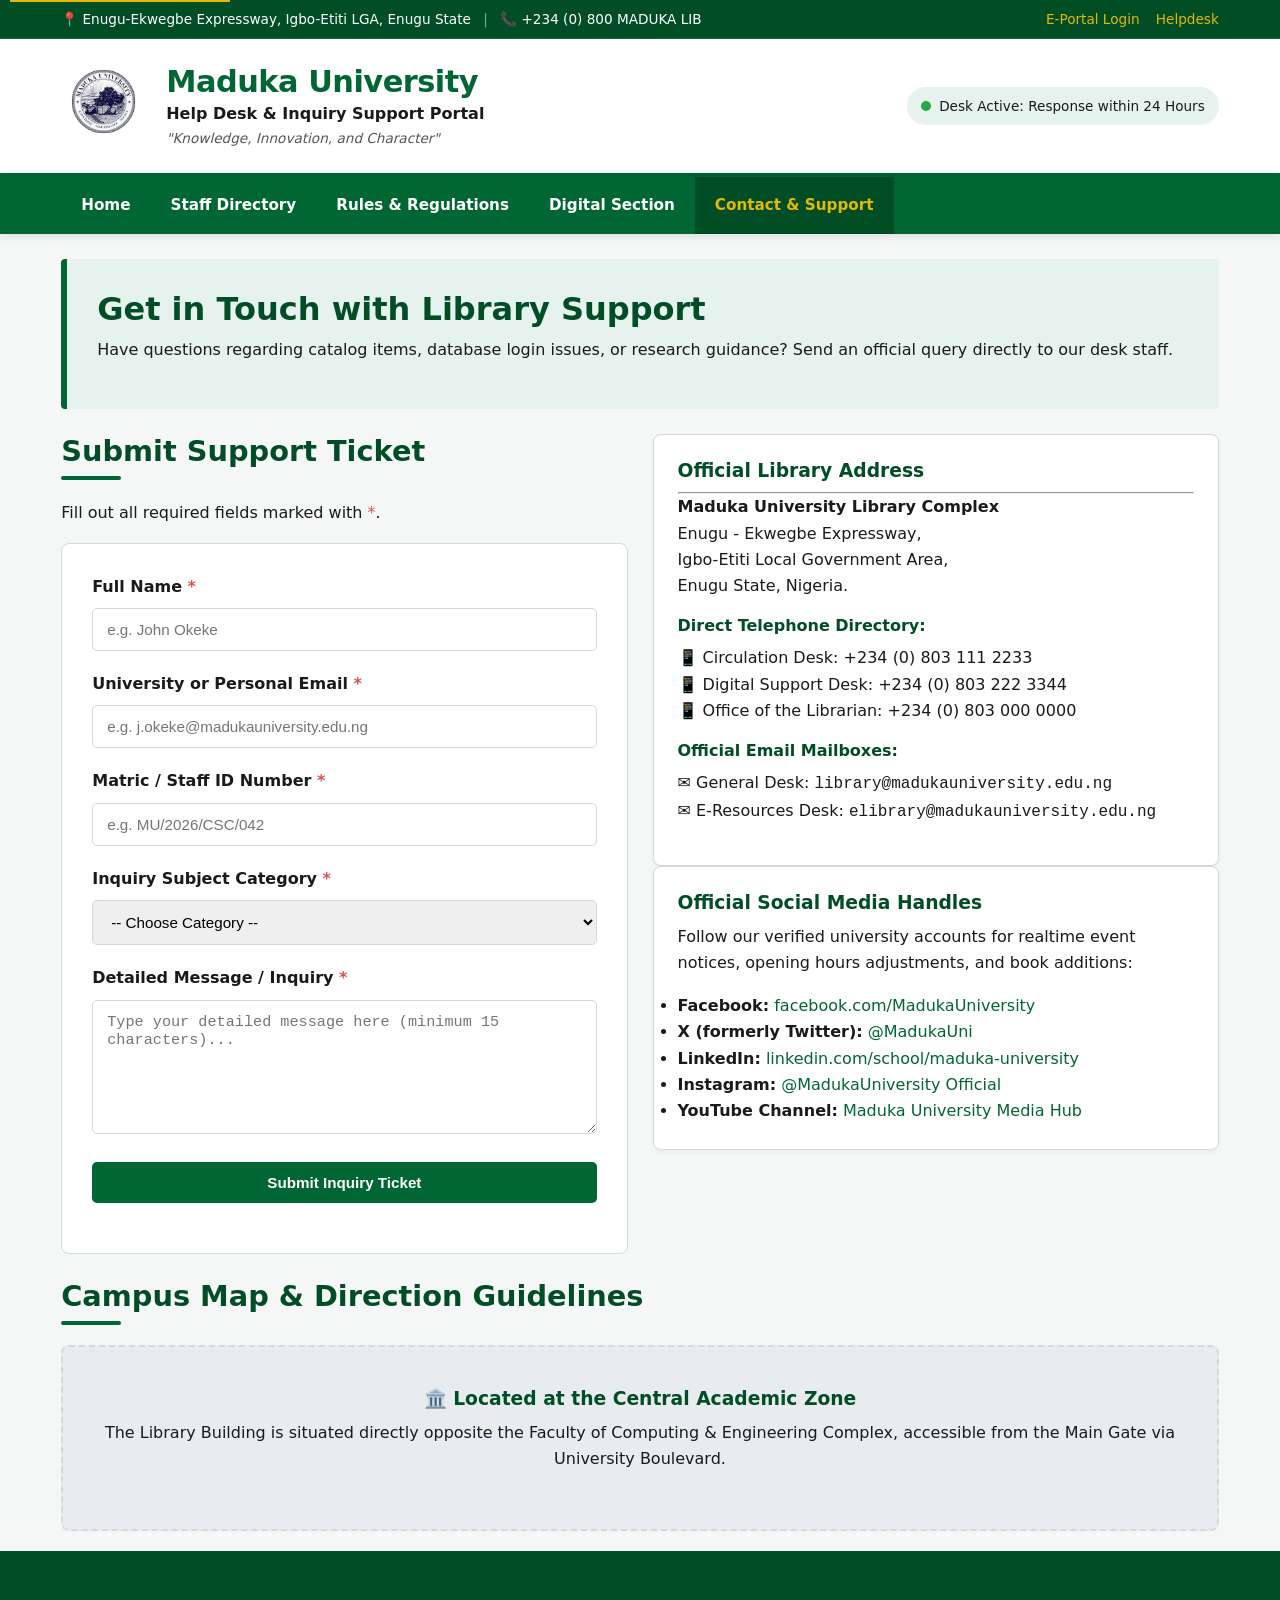
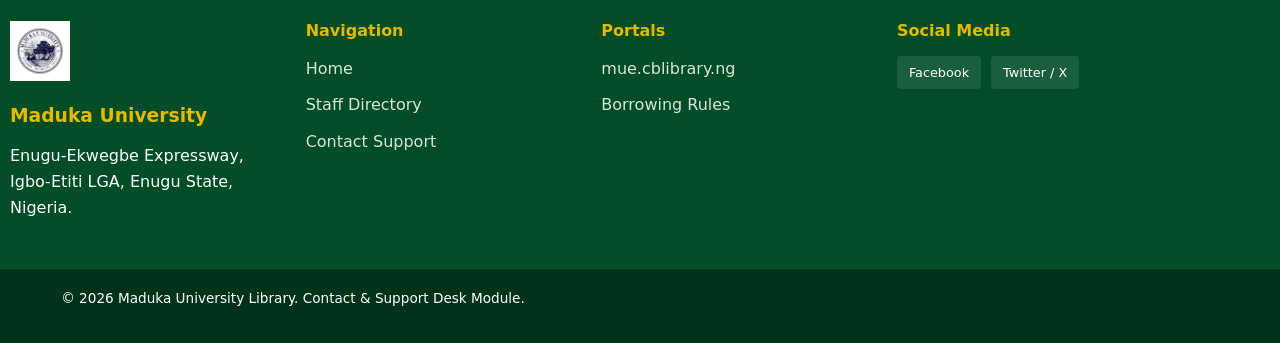
<file: contact.html>
<!DOCTYPE html>
<html lang="en">
<head>
    <meta charset="UTF-8">
    <meta name="viewport" content="width=device-width, initial-scale=1.0">
    <meta name="description" content="Contact Maduka University Library team, submit research inquiries, book renewals, or technical support requests.">
    <title>Maduka University Library | Contact Us &amp; Support Desk</title>
    <link rel="stylesheet" href="style.css">
</head>
<body id="page-contact" data-page="contact">

    <a href="#main-content" class="skip-link">Skip to Main Content</a>

    <div class="top-bar">
        <div class="container flex-between">
            <div class="top-info">
                <span>📍 Enugu-Ekwegbe Expressway, Igbo-Etiti LGA, Enugu State</span>
                <span class="divider">|</span>
                <span>📞 +234 (0) 800 MADUKA LIB</span>
            </div>
            <div class="top-links">
                <a href="https://mue.cblibrary.ng" target="_blank" rel="noopener">E-Portal Login</a>
                <a href="contact.html">Helpdesk</a>
            </div>
        </div>
    </div>

    <header class="site-header">
        <div class="container header-grid">
            <div class="brand-container">
                <a href="index.html" class="logo-link">
                    <img src="images/logo.png" alt="Maduka Logo" class="site-logo">
                </a>
                <div class="brand-text">
                    <h1 class="university-name">Maduka University</h1>
                    <p class="library-sub">Help Desk &amp; Inquiry Support Portal</p>
                    <p class="tagline">"Knowledge, Innovation, and Character"</p>
                </div>
            </div>
            <div class="header-widget">
                <span class="status-indicator online">
                    <span class="dot"></span>
                    <span class="status-text">Desk Active: Response within 24 Hours</span>
                </span>
            </div>
        </div>
    </header>

    <nav class="main-nav" aria-label="Primary Navigation">
        <div class="container flex-nav">
            <ul class="nav-menu">
                <li class="nav-item"><a href="index.html" class="nav-link">Home</a></li>
                <li class="nav-item"><a href="staff.html" class="nav-link">Staff Directory</a></li>
                <li class="nav-item"><a href="rules.html" class="nav-link">Rules &amp; Regulations</a></li>
                <li class="nav-item"><a href="digital.html" class="nav-link">Digital Section</a></li>
                <li class="nav-item"><a href="contact.html" class="nav-link active" aria-current="page">Contact &amp; Support</a></li>
            </ul>
        </div>
    </nav>

    <main id="main-content" class="container">

        <section class="page-banner">
            <h2>Get in Touch with Library Support</h2>
            <p>Have questions regarding catalog items, database login issues, or research guidance? Send an official query directly to our desk staff.</p>
        </section>

        <div class="grid-container grid-2 contact-layout">

            <!-- Interactive Validation Form -->
            <section class="form-wrapper-card">
                <h2 class="section-title">Submit Support Ticket</h2>
                <p>Fill out all required fields marked with <span class="required">*</span>.</p>

                <form id="contact-form" class="custom-form" novalidate>
                    
                    <div class="form-group">
                        <label for="full-name">Full Name <span class="required">*</span></label>
                        <input type="text" id="full-name" name="fullName" class="form-control" placeholder="e.g. John Okeke" required>
                        <small class="error-msg" id="name-error"></small>
                    </div>

                    <div class="form-group">
                        <label for="email-addr">University or Personal Email <span class="required">*</span></label>
                        <input type="email" id="email-addr" name="email" class="form-control" placeholder="e.g. j.okeke@madukauniversity.edu.ng" required>
                        <small class="error-msg" id="email-error"></small>
                    </div>

                    <div class="form-group">
                        <label for="matric-no">Matric / Staff ID Number <span class="required">*</span></label>
                        <input type="text" id="matric-no" name="matricNo" class="form-control" placeholder="e.g. MU/2026/CSC/042" required>
                        <small class="error-msg" id="matric-error"></small>
                    </div>

                    <div class="form-group">
                        <label for="category">Inquiry Subject Category <span class="required">*</span></label>
                        <select id="category" name="category" class="form-control" required>
                            <option value="">-- Choose Category --</option>
                            <option value="General Information">General Library Inquiry</option>
                            <option value="E-Library Issue">E-Library Access / mue.cblibrary.ng Password</option>
                            <option value="Book Renewal">Book Extension / Renewal Request</option>
                            <option value="Research Support">Research Consultation with Librarian</option>
                            <option value="Complaint">Feedback or Complaint</option>
                        </select>
                        <small class="error-msg" id="category-error"></small>
                    </div>

                    <div class="form-group">
                        <label for="message-body">Detailed Message / Inquiry <span class="required">*</span></label>
                        <textarea id="message-body" name="message" rows="6" class="form-control" placeholder="Type your detailed message here (minimum 15 characters)..." required></textarea>
                        <small class="error-msg" id="message-error"></small>
                    </div>

                    <div class="form-group">
                        <button type="submit" id="submit-contact-btn" class="btn btn-primary btn-block">Submit Inquiry Ticket</button>
                    </div>

                </form>

                <div id="form-feedback-message" class="result-message-box" aria-live="polite"></div>
            </section>

            <!-- Physical Location & Contact Info Panel -->
            <section class="info-wrapper-card">
                <div class="card info-box-primary">
                    <h3>Official Library Address</h3>
                    <hr class="divider-hr">
                    <p><strong>Maduka University Library Complex</strong><br>
                    Enugu - Ekwegbe Expressway,<br>
                    Igbo-Etiti Local Government Area,<br>
                    Enugu State, Nigeria.</p>

                    <h4>Direct Telephone Directory:</h4>
                    <p>📱 Circulation Desk: +234 (0) 803 111 2233<br>
                    📱 Digital Support Desk: +234 (0) 803 222 3344<br>
                    📱 Office of the Librarian: +234 (0) 803 000 0000</p>

                    <h4>Official Email Mailboxes:</h4>
                    <p>✉️ General Desk: <code>library@madukauniversity.edu.ng</code><br>
                    ✉️ E-Resources Desk: <code>elibrary@madukauniversity.edu.ng</code></p>
                </div>

                <!-- Official Social Media Profiles Card -->
                <div class="card social-profiles-card">
                    <h3>Official Social Media Handles</h3>
                    <p>Follow our verified university accounts for realtime event notices, opening hours adjustments, and book additions:</p>
                    
                    <ul class="social-detailed-list">
                        <li>
                            <strong>Facebook:</strong> 
                            <a href="https://facebook.com/MadukaUniversity" target="_blank" rel="noopener">facebook.com/MadukaUniversity</a>
                        </li>
                        <li>
                            <strong>X (formerly Twitter):</strong> 
                            <a href="https://twitter.com/MadukaUni" target="_blank" rel="noopener">@MadukaUni</a>
                        </li>
                        <li>
                            <strong>LinkedIn:</strong> 
                            <a href="https://linkedin.com/school/maduka-university" target="_blank" rel="noopener">linkedin.com/school/maduka-university</a>
                        </li>
                        <li>
                            <strong>Instagram:</strong> 
                            <a href="https://instagram.com/MadukaUniversity" target="_blank" rel="noopener">@MadukaUniversity Official</a>
                        </li>
                        <li>
                            <strong>YouTube Channel:</strong> 
                            <a href="https://youtube.com" target="_blank" rel="noopener">Maduka University Media Hub</a>
                        </li>
                    </ul>
                </div>
            </section>

        </div>

        <!-- Google Maps / Campus Location Information Frame -->
        <section class="location-map-section">
            <h2 class="section-title">Campus Map &amp; Direction Guidelines</h2>
            <div class="map-placeholder-box">
                <div class="map-text text-center">
                    <h3>🏛️ Located at the Central Academic Zone</h3>
                    <p>The Library Building is situated directly opposite the Faculty of Computing &amp; Engineering Complex, accessible from the Main Gate via University Boulevard.</p>
                </div>
            </div>
        </section>

    </main>

    <footer class="site-footer">
        <div class="container footer-grid grid-container grid-4">
            <div class="footer-col">
                <img src="images/logo.png" alt="Maduka Logo" class="footer-logo">
                <h3>Maduka University</h3>
                <p>Enugu-Ekwegbe Expressway, Igbo-Etiti LGA, Enugu State, Nigeria.</p>
            </div>
            <div class="footer-col">
                <h4>Navigation</h4>
                <ul class="footer-links">
                    <li><a href="index.html">Home</a></li>
                    <li><a href="staff.html">Staff Directory</a></li>
                    <li><a href="contact.html">Contact Support</a></li>
                </ul>
            </div>
            <div class="footer-col">
                <h4>Portals</h4>
                <ul class="footer-links">
                    <li><a href="https://mue.cblibrary.ng" target="_blank" rel="noopener">mue.cblibrary.ng</a></li>
                    <li><a href="rules.html">Borrowing Rules</a></li>
                </ul>
            </div>
            <div class="footer-col">
                <h4>Social Media</h4>
                <div class="social-box">
                    <a href="https://facebook.com" target="_blank" rel="noopener" class="social-icon">Facebook</a>
                    <a href="https://twitter.com" target="_blank" rel="noopener" class="social-icon">Twitter / X</a>
                </div>
            </div>
        </div>
        <div class="footer-bottom">
            <div class="container flex-between">
                <p>&copy; 2026 Maduka University Library. Contact &amp; Support Desk Module.</p>
            </div>
        </div>
    </footer>

    <script src="script.js"></script>
</body>
</html>
</file>
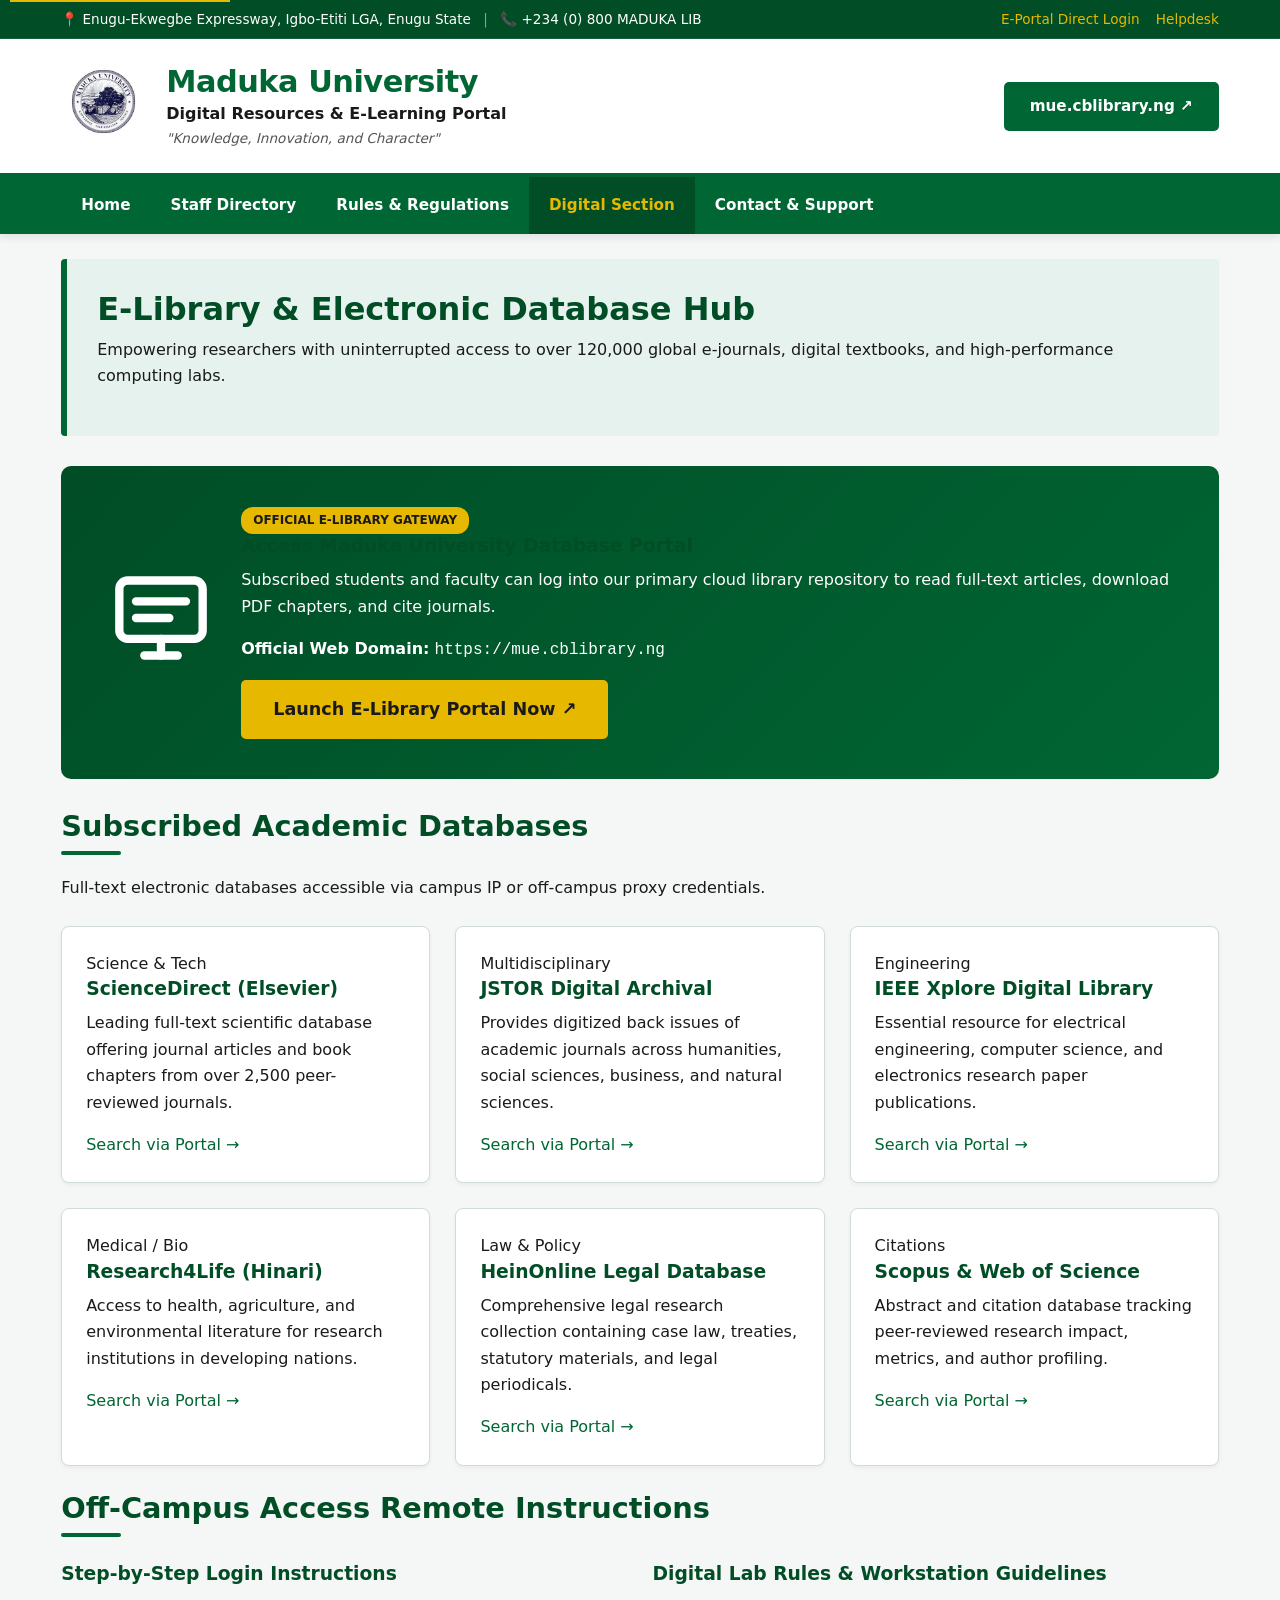
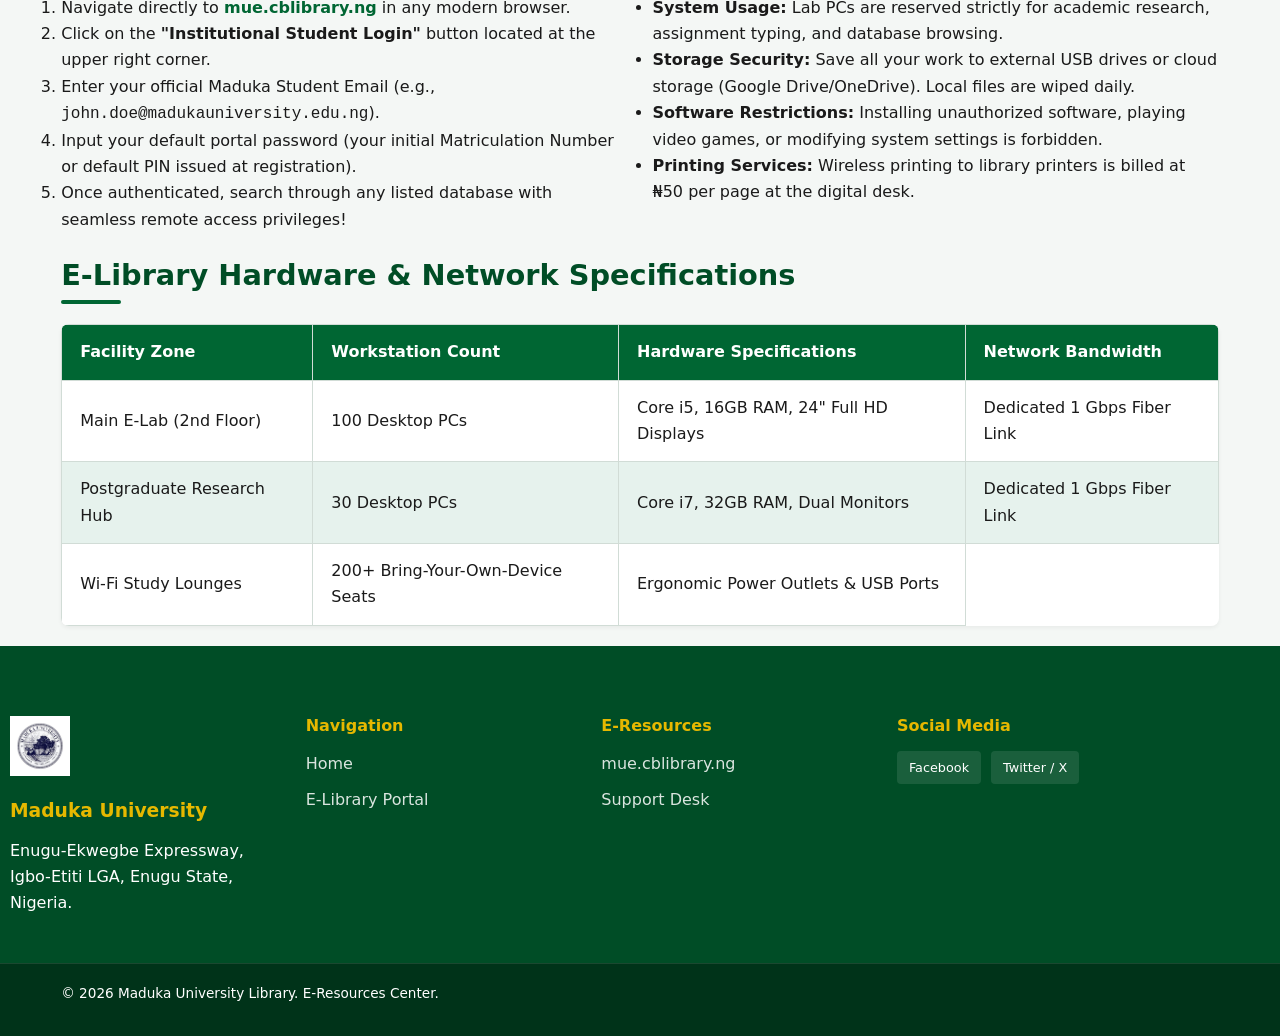
<file: digital.html>
<!DOCTYPE html>
<html lang="en">
<head>
    <meta charset="UTF-8">
    <meta name="viewport" content="width=device-width, initial-scale=1.0">
    <meta name="description" content="Access Maduka University's electronic database portal mue.cblibrary.ng, institutional repositories, and digital workstations.">
    <title>Maduka University Library | Digital Resources &amp; E-Library Center</title>
    <link rel="stylesheet" href="style.css">
</head>
<body id="page-digital" data-page="digital">

    <a href="#main-content" class="skip-link">Skip to Main Content</a>

    <div class="top-bar">
        <div class="container flex-between">
            <div class="top-info">
                <span>📍 Enugu-Ekwegbe Expressway, Igbo-Etiti LGA, Enugu State</span>
                <span class="divider">|</span>
                <span>📞 +234 (0) 800 MADUKA LIB</span>
            </div>
            <div class="top-links">
                <a href="https://mue.cblibrary.ng" target="_blank" rel="noopener">E-Portal Direct Login</a>
                <a href="contact.html">Helpdesk</a>
            </div>
        </div>
    </div>

    <header class="site-header">
        <div class="container header-grid">
            <div class="brand-container">
                <a href="index.html" class="logo-link">
                    <img src="images/logo.png" alt="Maduka Logo" class="site-logo">
                </a>
                <div class="brand-text">
                    <h1 class="university-name">Maduka University</h1>
                    <p class="library-sub">Digital Resources &amp; E-Learning Portal</p>
                    <p class="tagline">"Knowledge, Innovation, and Character"</p>
                </div>
            </div>
            <div class="header-widget">
                <a href="https://mue.cblibrary.ng" target="_blank" rel="noopener" class="btn btn-primary">mue.cblibrary.ng &#8599;</a>
            </div>
        </div>
    </header>

    <nav class="main-nav" aria-label="Primary Navigation">
        <div class="container flex-nav">
            <ul class="nav-menu">
                <li class="nav-item"><a href="index.html" class="nav-link">Home</a></li>
                <li class="nav-item"><a href="staff.html" class="nav-link">Staff Directory</a></li>
                <li class="nav-item"><a href="rules.html" class="nav-link">Rules &amp; Regulations</a></li>
                <li class="nav-item"><a href="digital.html" class="nav-link active" aria-current="page">Digital Section</a></li>
                <li class="nav-item"><a href="contact.html" class="nav-link">Contact &amp; Support</a></li>
            </ul>
        </div>
    </nav>

    <main id="main-content" class="container">

        <section class="page-banner">
            <h2>E-Library &amp; Electronic Database Hub</h2>
            <p>Empowering researchers with uninterrupted access to over 120,000 global e-journals, digital textbooks, and high-performance computing labs.</p>
        </section>

        <!-- Official Portal Direct Callout Banner -->
        <section class="portal-redirect-card">
            <div class="portal-redirect-grid">
                <div class="portal-svg-side text-center">
                    <svg width="100" height="100" viewBox="0 0 24 24" fill="none" stroke="#ffffff" stroke-width="2" stroke-linecap="round" stroke-linejoin="round">
                        <rect x="2" y="3" width="20" height="14" rx="2" ry="2"></rect>
                        <line x1="8" y1="21" x2="16" y2="21"></line>
                        <line x1="12" y1="17" x2="12" y2="21"></line>
                        <path d="M6 8h12M6 12h8"></path>
                    </svg>
                </div>
                <div class="portal-info-side">
                    <span class="badge badge-gold">Official E-Library Gateway</span>
                    <h3>Access Maduka University Database Portal</h3>
                    <p>Subscribed students and faculty can log into our primary cloud library repository to read full-text articles, download PDF chapters, and cite journals.</p>
                    <p><strong>Official Web Domain:</strong> <code>https://mue.cblibrary.ng</code></p>
                    <a href="https://mue.cblibrary.ng" target="_blank" rel="noopener" class="btn btn-secondary btn-large">Launch E-Library Portal Now &#8599;</a>
                </div>
            </div>
        </section>

        <!-- Subscribed Academic Databases Grid -->
        <section class="databases-section">
            <div class="section-header">
                <h2 class="section-title">Subscribed Academic Databases</h2>
                <p class="section-subtitle">Full-text electronic databases accessible via campus IP or off-campus proxy credentials.</p>
            </div>

            <div class="grid-container grid-3">
                <div class="card db-card">
                    <div class="db-badge">Science &amp; Tech</div>
                    <h3>ScienceDirect (Elsevier)</h3>
                    <p>Leading full-text scientific database offering journal articles and book chapters from over 2,500 peer-reviewed journals.</p>
                    <a href="https://mue.cblibrary.ng" target="_blank" rel="noopener" class="db-link">Search via Portal &rarr;</a>
                </div>

                <div class="card db-card">
                    <div class="db-badge">Multidisciplinary</div>
                    <h3>JSTOR Digital Archival</h3>
                    <p>Provides digitized back issues of academic journals across humanities, social sciences, business, and natural sciences.</p>
                    <a href="https://mue.cblibrary.ng" target="_blank" rel="noopener" class="db-link">Search via Portal &rarr;</a>
                </div>

                <div class="card db-card">
                    <div class="db-badge">Engineering</div>
                    <h3>IEEE Xplore Digital Library</h3>
                    <p>Essential resource for electrical engineering, computer science, and electronics research paper publications.</p>
                    <a href="https://mue.cblibrary.ng" target="_blank" rel="noopener" class="db-link">Search via Portal &rarr;</a>
                </div>

                <div class="card db-card">
                    <div class="db-badge">Medical / Bio</div>
                    <h3>Research4Life (Hinari)</h3>
                    <p>Access to health, agriculture, and environmental literature for research institutions in developing nations.</p>
                    <a href="https://mue.cblibrary.ng" target="_blank" rel="noopener" class="db-link">Search via Portal &rarr;</a>
                </div>

                <div class="card db-card">
                    <div class="db-badge">Law &amp; Policy</div>
                    <h3>HeinOnline Legal Database</h3>
                    <p>Comprehensive legal research collection containing case law, treaties, statutory materials, and legal periodicals.</p>
                    <a href="https://mue.cblibrary.ng" target="_blank" rel="noopener" class="db-link">Search via Portal &rarr;</a>
                </div>

                <div class="card db-card">
                    <div class="db-badge">Citations</div>
                    <h3>Scopus &amp; Web of Science</h3>
                    <p>Abstract and citation database tracking peer-reviewed research impact, metrics, and author profiling.</p>
                    <a href="https://mue.cblibrary.ng" target="_blank" rel="noopener" class="db-link">Search via Portal &rarr;</a>
                </div>
            </div>
        </section>

        <!-- Remote Proxy Login Guide Section -->
        <section class="guide-section">
            <h2 class="section-title">Off-Campus Access Remote Instructions</h2>
            
            <div class="grid-container grid-2">
                <div class="guide-box">
                    <h3>Step-by-Step Login Instructions</h3>
                    <ol class="step-list">
                        <li>Navigate directly to <a href="https://mue.cblibrary.ng" target="_blank" rel="noopener"><strong>mue.cblibrary.ng</strong></a> in any modern browser.</li>
                        <li>Click on the <strong>"Institutional Student Login"</strong> button located at the upper right corner.</li>
                        <li>Enter your official Maduka Student Email (e.g., <code>john.doe@madukauniversity.edu.ng</code>).</li>
                        <li>Input your default portal password (your initial Matriculation Number or default PIN issued at registration).</li>
                        <li>Once authenticated, search through any listed database with seamless remote access privileges!</li>
                    </ol>
                </div>

                <div class="guide-box">
                    <h3>Digital Lab Rules &amp; Workstation Guidelines</h3>
                    <ul class="pillar-list">
                        <li><strong>System Usage:</strong> Lab PCs are reserved strictly for academic research, assignment typing, and database browsing.</li>
                        <li><strong>Storage Security:</strong> Save all your work to external USB drives or cloud storage (Google Drive/OneDrive). Local files are wiped daily.</li>
                        <li><strong>Software Restrictions:</strong> Installing unauthorized software, playing video games, or modifying system settings is forbidden.</li>
                        <li><strong>Printing Services:</strong> Wireless printing to library printers is billed at &#8358;50 per page at the digital desk.</li>
                    </ul>
                </div>
            </div>
        </section>

        <!-- Digital Infrastructure Specifications Table -->
        <section class="table-section">
            <h2 class="section-title">E-Library Hardware &amp; Network Specifications</h2>
            
            <div class="table-responsive">
                <table class="data-table">
                    <thead>
                        <tr>
                            <th scope="col">Facility Zone</th>
                            <th scope="col">Workstation Count</th>
                            <th scope="col">Hardware Specifications</th>
                            <th scope="col">Network Bandwidth</th>
                        </tr>
                    </thead>
                    <tbody>
                        <tr>
                            <td>Main E-Lab (2nd Floor)</td>
                            <td>100 Desktop PCs</td>
                            <td>Core i5, 16GB RAM, 24" Full HD Displays</td>
                            <td>Dedicated 1 Gbps Fiber Link</td>
                        </tr>
                        <tr>
                            <td>Postgraduate Research Hub</td>
                            <td>30 Desktop PCs</td>
                            <td>Core i7, 32GB RAM, Dual Monitors</td>
                            <td>Dedicated 1 Gbps Fiber Link</td>
                        </tr>
                        <tr>
                            <td>Wi-Fi Study Lounges</td>
                            <td>200+ Bring-Your-Own-Device Seats</td>
                            <td>Ergonomic Power Outlets &amp; USB Ports</td>
                        </tr>
                    </tbody>
                </table>
            </div>
        </section>

    </main>

    <footer class="site-footer">
        <div class="container footer-grid grid-container grid-4">
            <div class="footer-col">
                <img src="images/logo.png" alt="Maduka Logo" class="footer-logo">
                <h3>Maduka University</h3>
                <p>Enugu-Ekwegbe Expressway, Igbo-Etiti LGA, Enugu State, Nigeria.</p>
            </div>
            <div class="footer-col">
                <h4>Navigation</h4>
                <ul class="footer-links">
                    <li><a href="index.html">Home</a></li>
                    <li><a href="digital.html">E-Library Portal</a></li>
                </ul>
            </div>
            <div class="footer-col">
                <h4>E-Resources</h4>
                <ul class="footer-links">
                    <li><a href="https://mue.cblibrary.ng" target="_blank" rel="noopener">mue.cblibrary.ng</a></li>
                    <li><a href="contact.html">Support Desk</a></li>
                </ul>
            </div>
            <div class="footer-col">
                <h4>Social Media</h4>
                <div class="social-box">
                    <a href="https://facebook.com" target="_blank" rel="noopener" class="social-icon">Facebook</a>
                    <a href="https://twitter.com" target="_blank" rel="noopener" class="social-icon">Twitter / X</a>
                </div>
            </div>
        </div>
        <div class="footer-bottom">
            <div class="container flex-between">
                <p>&copy; 2026 Maduka University Library. E-Resources Center.</p>
            </div>
        </div>
    </footer>

    <script src="script.js"></script>
</body>
</html>
</file>
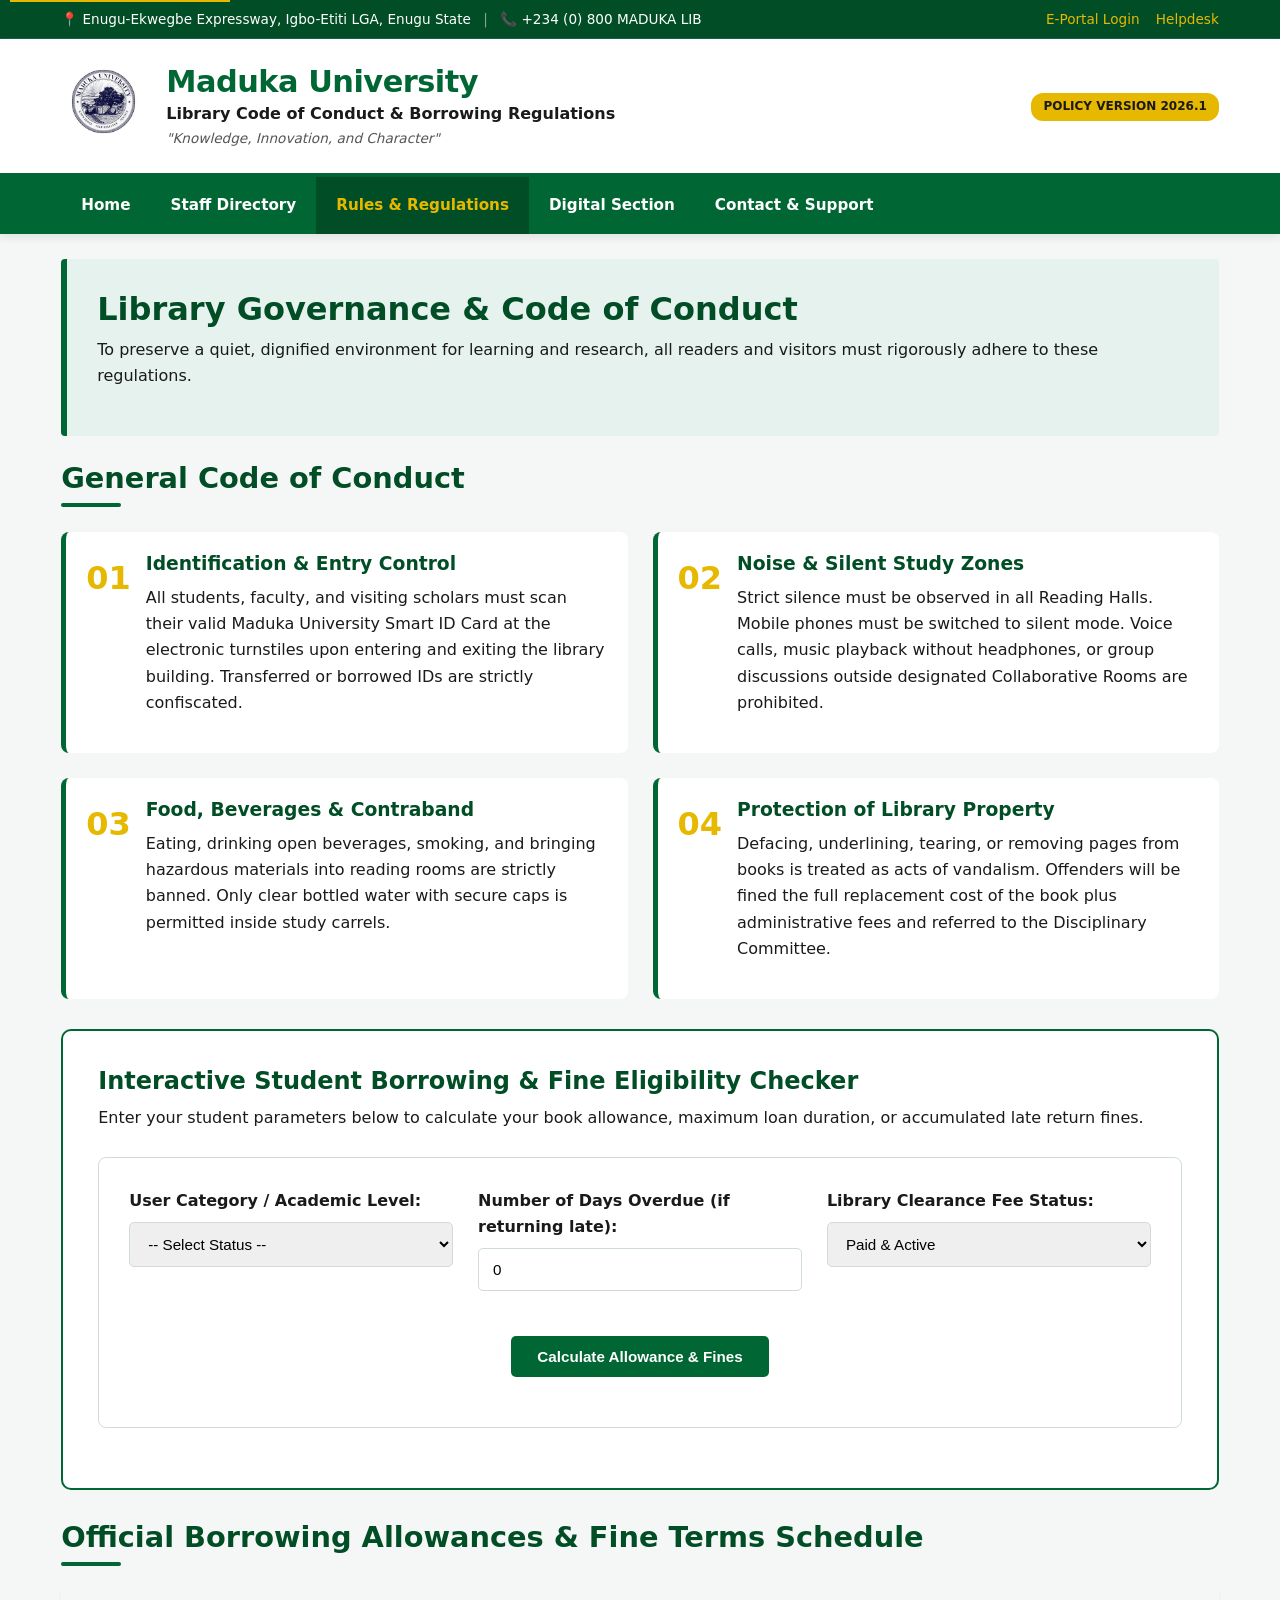
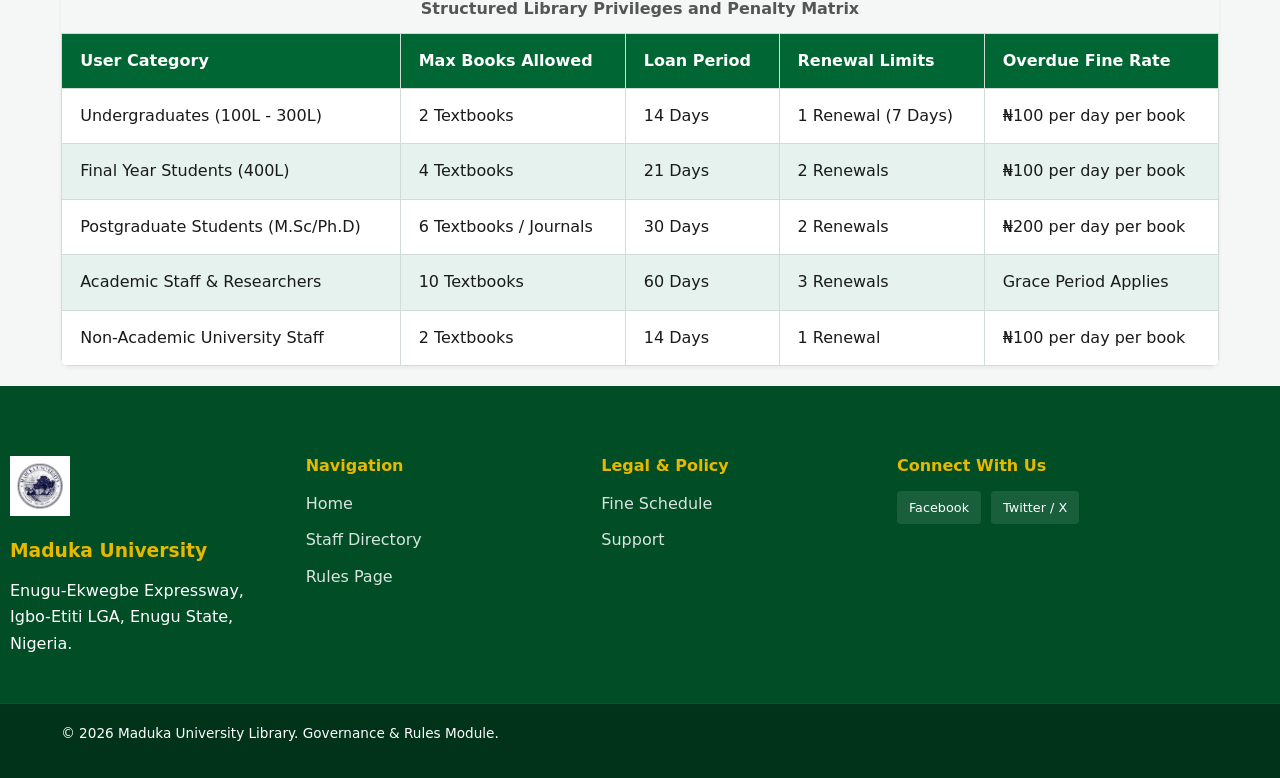
<file: rules.html>
<!DOCTYPE html>
<html lang="en">
<head>
    <meta charset="UTF-8">
    <meta name="viewport" content="width=device-width, initial-scale=1.0">
    <meta name="description" content="Official Library Policy, Rules of Conduct, Borrowing Terms, and Fine Schedule at Maduka University.">
    <title>Maduka University Library | Rules, Regulations &amp; Policy</title>
    <link rel="stylesheet" href="style.css">
</head>
<body id="page-rules" data-page="rules">

    <a href="#main-content" class="skip-link">Skip to Main Content</a>

    <div class="top-bar">
        <div class="container flex-between">
            <div class="top-info">
                <span>📍 Enugu-Ekwegbe Expressway, Igbo-Etiti LGA, Enugu State</span>
                <span class="divider">|</span>
                <span>📞 +234 (0) 800 MADUKA LIB</span>
            </div>
            <div class="top-links">
                <a href="https://mue.cblibrary.ng" target="_blank" rel="noopener">E-Portal Login</a>
                <a href="contact.html">Helpdesk</a>
            </div>
        </div>
    </div>

    <header class="site-header">
        <div class="container header-grid">
            <div class="brand-container">
                <a href="index.html" class="logo-link">
                    <img src="images/logo.png" alt="Maduka Logo" class="site-logo">
                </a>
                <div class="brand-text">
                    <h1 class="university-name">Maduka University</h1>
                    <p class="library-sub">Library Code of Conduct &amp; Borrowing Regulations</p>
                    <p class="tagline">"Knowledge, Innovation, and Character"</p>
                </div>
            </div>
            <div class="header-widget">
                <span class="badge badge-gold">Policy Version 2026.1</span>
            </div>
        </div>
    </header>

    <nav class="main-nav" aria-label="Primary Navigation">
        <div class="container flex-nav">
            <ul class="nav-menu">
                <li class="nav-item"><a href="index.html" class="nav-link">Home</a></li>
                <li class="nav-item"><a href="staff.html" class="nav-link">Staff Directory</a></li>
                <li class="nav-item"><a href="rules.html" class="nav-link active" aria-current="page">Rules &amp; Regulations</a></li>
                <li class="nav-item"><a href="digital.html" class="nav-link">Digital Section</a></li>
                <li class="nav-item"><a href="contact.html" class="nav-link">Contact &amp; Support</a></li>
            </ul>
        </div>
    </nav>

    <main id="main-content" class="container">

        <section class="page-banner">
            <h2>Library Governance &amp; Code of Conduct</h2>
            <p>To preserve a quiet, dignified environment for learning and research, all readers and visitors must rigorously adhere to these regulations.</p>
        </section>

        <!-- General Code of Conduct List -->
        <section class="rules-container">
            <h2 class="section-title">General Code of Conduct</h2>
            
            <div class="grid-container grid-2">
                <div class="rule-card">
                    <div class="rule-number">01</div>
                    <div class="rule-text">
                        <h3>Identification &amp; Entry Control</h3>
                        <p>All students, faculty, and visiting scholars must scan their valid Maduka University Smart ID Card at the electronic turnstiles upon entering and exiting the library building. Transferred or borrowed IDs are strictly confiscated.</p>
                    </div>
                </div>

                <div class="rule-card">
                    <div class="rule-number">02</div>
                    <div class="rule-text">
                        <h3>Noise &amp; Silent Study Zones</h3>
                        <p>Strict silence must be observed in all Reading Halls. Mobile phones must be switched to silent mode. Voice calls, music playback without headphones, or group discussions outside designated Collaborative Rooms are prohibited.</p>
                    </div>
                </div>

                <div class="rule-card">
                    <div class="rule-number">03</div>
                    <div class="rule-text">
                        <h3>Food, Beverages &amp; Contraband</h3>
                        <p>Eating, drinking open beverages, smoking, and bringing hazardous materials into reading rooms are strictly banned. Only clear bottled water with secure caps is permitted inside study carrels.</p>
                    </div>
                </div>

                <div class="rule-card">
                    <div class="rule-number">04</div>
                    <div class="rule-text">
                        <h3>Protection of Library Property</h3>
                        <p>Defacing, underlining, tearing, or removing pages from books is treated as acts of vandalism. Offenders will be fined the full replacement cost of the book plus administrative fees and referred to the Disciplinary Committee.</p>
                    </div>
                </div>
            </div>
        </section>

        <!-- Interactive Fee & Borrowing Limit Calculator Component -->
        <section class="interactive-calculator-section">
            <div class="calculator-card">
                <div class="calculator-header">
                    <h2>Interactive Student Borrowing &amp; Fine Eligibility Checker</h2>
                    <p>Enter your student parameters below to calculate your book allowance, maximum loan duration, or accumulated late return fines.</p>
                </div>

                <form id="calculator-form" class="custom-form grid-container grid-3">
                    <div class="form-group">
                        <label for="user-category">User Category / Academic Level:</label>
                        <select id="user-category" class="form-control" required>
                            <option value="">-- Select Status --</option>
                            <option value="100">100 Level Student</option>
                            <option value="200">200 / 300 Level Student</option>
                            <option value="400">400 Level / Finalist</option>
                            <option value="pg">Postgraduate Student</option>
                            <option value="faculty">Academic Staff / Faculty</option>
                        </select>
                    </div>

                    <div class="form-group">
                        <label for="days-overdue">Number of Days Overdue (if returning late):</label>
                        <input type="number" id="days-overdue" min="0" value="0" class="form-control" required>
                    </div>

                    <div class="form-group">
                        <label for="clearance-status">Library Clearance Fee Status:</label>
                        <select id="clearance-status" class="form-control" required>
                            <option value="cleared">Paid &amp; Active</option>
                            <option value="pending">Pending Payment</option>
                        </select>
                    </div>

                    <div class="form-group grid-span-3 text-center">
                        <button type="button" id="calculate-btn" class="btn btn-primary">Calculate Allowance &amp; Fines</button>
                    </div>
                </form>

                <!-- Dynamic Output Box -->
                <div id="calculator-output" class="result-message-box" aria-live="polite"></div>
            </div>
        </section>

        <!-- Borrowing Rights Schedule Table -->
        <section class="table-section">
            <h2 class="section-title">Official Borrowing Allowances &amp; Fine Terms Schedule</h2>
            
            <div class="table-responsive">
                <table class="data-table">
                    <caption>Structured Library Privileges and Penalty Matrix</caption>
                    <thead>
                        <tr>
                            <th scope="col">User Category</th>
                            <th scope="col">Max Books Allowed</th>
                            <th scope="col">Loan Period</th>
                            <th scope="col">Renewal Limits</th>
                            <th scope="col">Overdue Fine Rate</th>
                        </tr>
                    </thead>
                    <tbody>
                        <tr>
                            <td>Undergraduates (100L - 300L)</td>
                            <td>2 Textbooks</td>
                            <td>14 Days</td>
                            <td>1 Renewal (7 Days)</td>
                            <td>&#8358;100 per day per book</td>
                        </tr>
                        <tr>
                            <td>Final Year Students (400L)</td>
                            <td>4 Textbooks</td>
                            <td>21 Days</td>
                            <td>2 Renewals</td>
                            <td>&#8358;100 per day per book</td>
                        </tr>
                        <tr>
                            <td>Postgraduate Students (M.Sc/Ph.D)</td>
                            <td>6 Textbooks / Journals</td>
                            <td>30 Days</td>
                            <td>2 Renewals</td>
                            <td>&#8358;200 per day per book</td>
                        </tr>
                        <tr>
                            <td>Academic Staff &amp; Researchers</td>
                            <td>10 Textbooks</td>
                            <td>60 Days</td>
                            <td>3 Renewals</td>
                            <td>Grace Period Applies</td>
                        </tr>
                        <tr>
                            <td>Non-Academic University Staff</td>
                            <td>2 Textbooks</td>
                            <td>14 Days</td>
                            <td>1 Renewal</td>
                            <td>&#8358;100 per day per book</td>
                        </tr>
                    </tbody>
                </table>
            </div>
        </section>

    </main>

    <footer class="site-footer">
        <div class="container footer-grid grid-container grid-4">
            <div class="footer-col">
                <img src="images/logo.png" alt="Maduka Logo" class="footer-logo">
                <h3>Maduka University</h3>
                <p>Enugu-Ekwegbe Expressway, Igbo-Etiti LGA, Enugu State, Nigeria.</p>
            </div>
            <div class="footer-col">
                <h4>Navigation</h4>
                <ul class="footer-links">
                    <li><a href="index.html">Home</a></li>
                    <li><a href="staff.html">Staff Directory</a></li>
                    <li><a href="rules.html">Rules Page</a></li>
                </ul>
            </div>
            <div class="footer-col">
                <h4>Legal &amp; Policy</h4>
                <ul class="footer-links">
                    <li><a href="rules.html">Fine Schedule</a></li>
                    <li><a href="contact.html">Support</a></li>
                </ul>
            </div>
            <div class="footer-col">
                <h4>Connect With Us</h4>
                <div class="social-box">
                    <a href="https://facebook.com" target="_blank" rel="noopener" class="social-icon">Facebook</a>
                    <a href="https://twitter.com" target="_blank" rel="noopener" class="social-icon">Twitter / X</a>
                </div>
            </div>
        </div>
        <div class="footer-bottom">
            <div class="container flex-between">
                <p>&copy; 2026 Maduka University Library. Governance &amp; Rules Module.</p>
            </div>
        </div>
    </footer>

    <script src="script.js"></script>
</body>
</html>
</file>
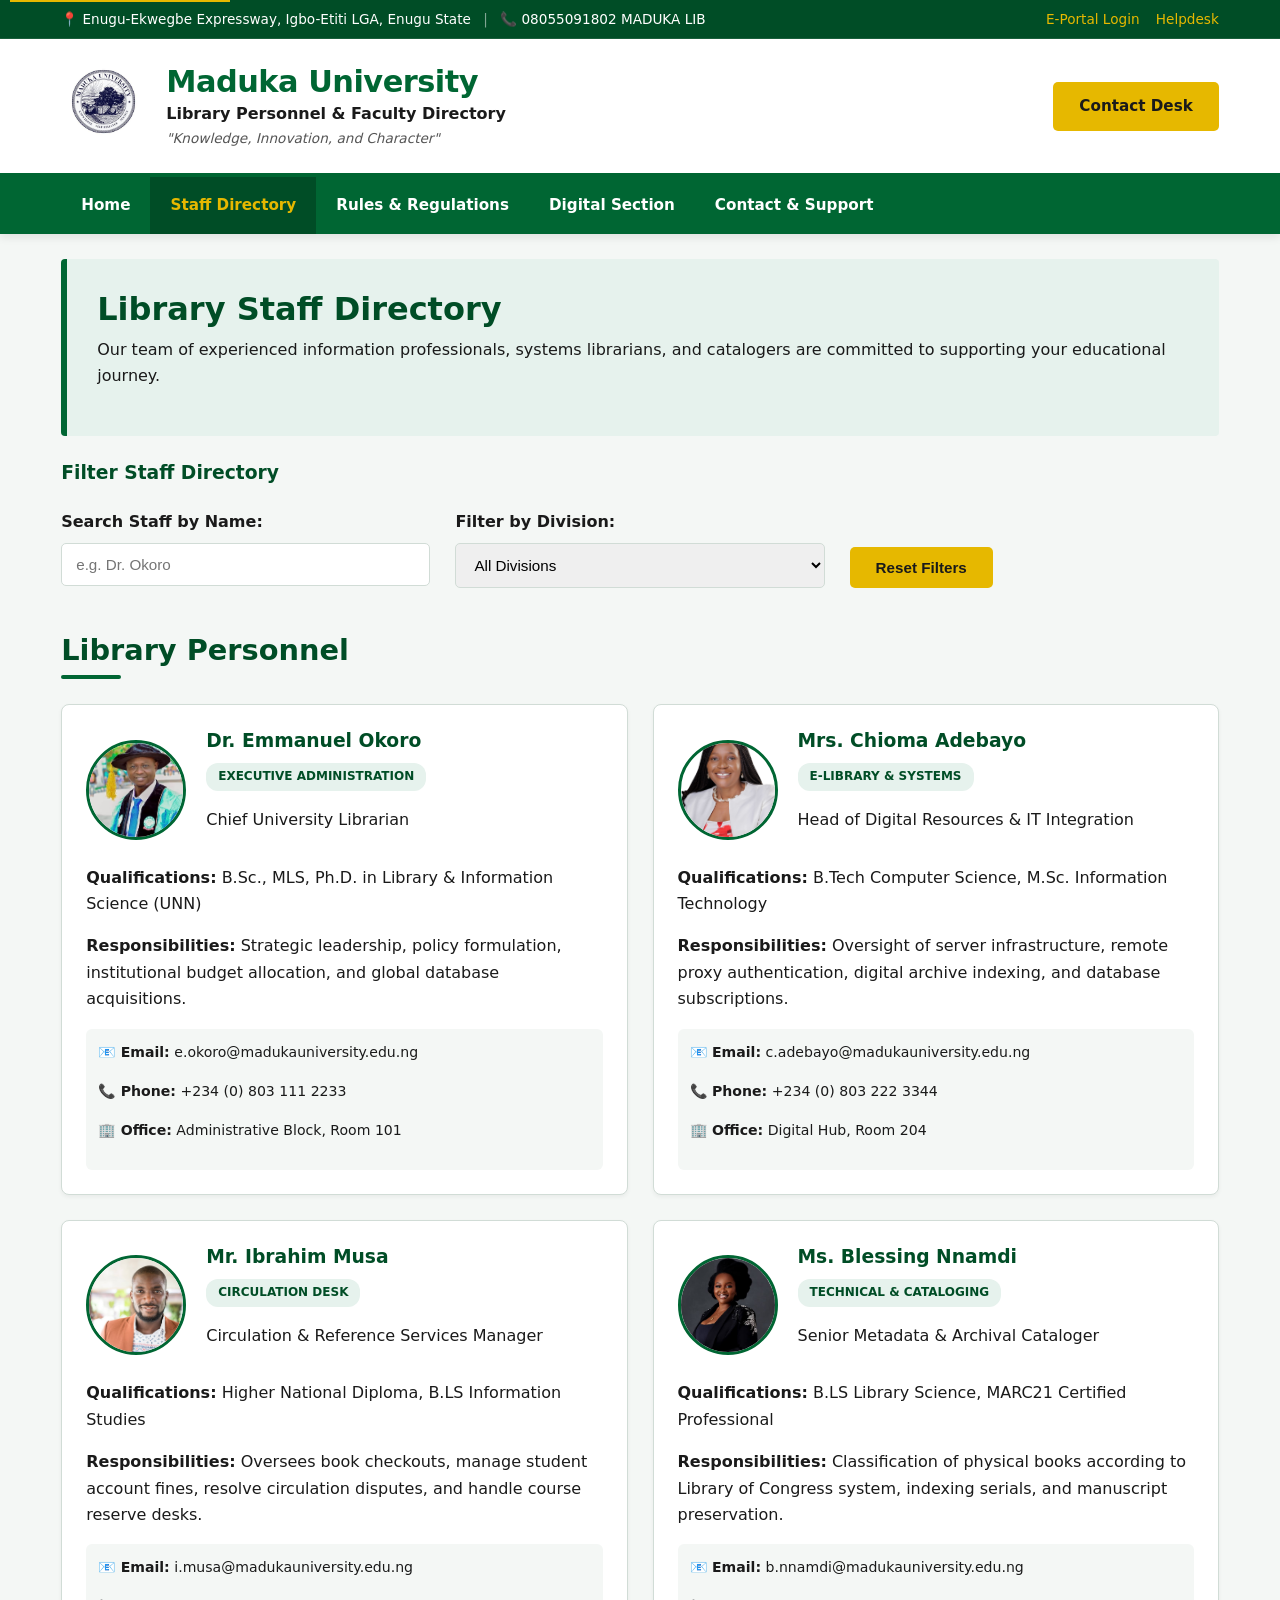
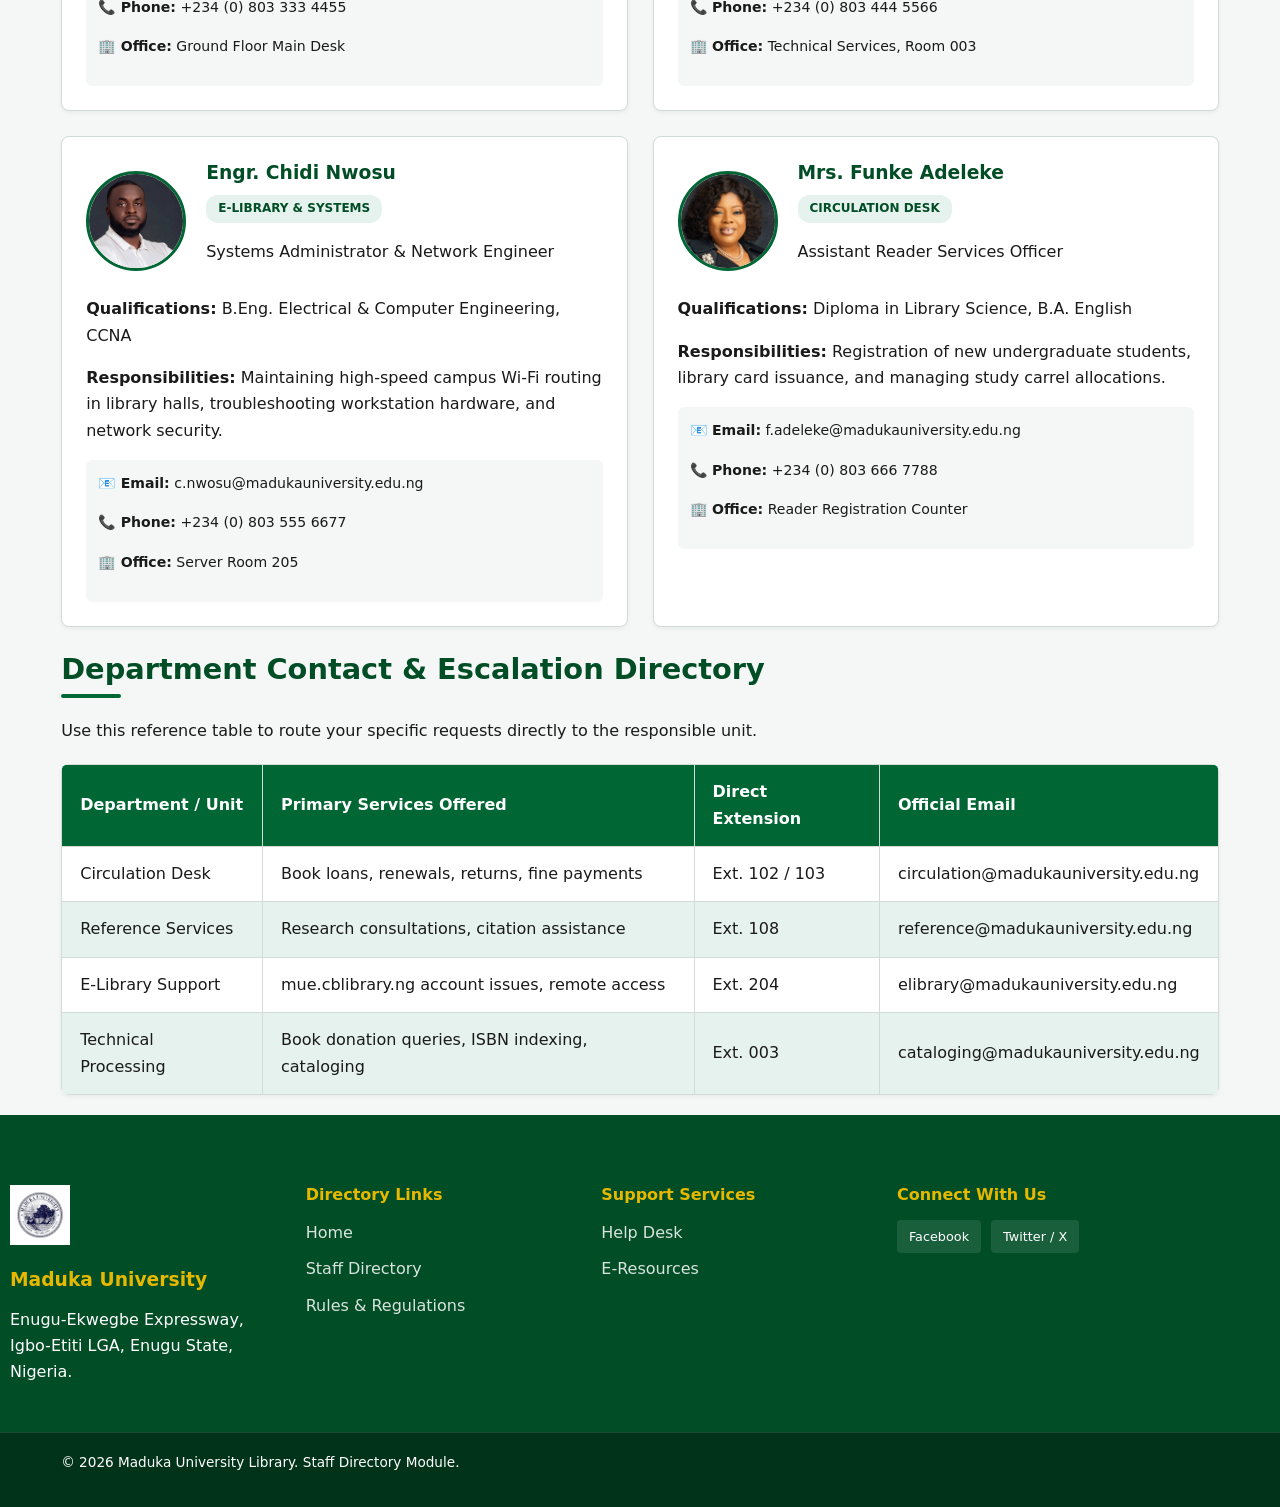
<file: staff.html>
<!DOCTYPE html>
<html lang="en">
<head>
    <meta charset="UTF-8">
    <meta name="viewport" content="width=device-width, initial-scale=1.0">
    <meta name="description" content="Meet the administrative, archival, and digital library staff of Maduka University Library Directory.">
    <title>Maduka University Library | Staff &amp; Faculty Directory</title>
    <link rel="stylesheet" href="style.css">
</head>
<body id="page-staff" data-page="staff">

    <a href="#main-content" class="skip-link">Skip to Main Content</a>

    <div class="top-bar">
        <div class="container flex-between">
            <div class="top-info">
                <span>📍 Enugu-Ekwegbe Expressway, Igbo-Etiti LGA, Enugu State</span>
                <span class="divider">|</span>
                <span>📞 08055091802 MADUKA LIB</span>
            </div>
            <div class="top-links">
                <a href="https://mue.cblibrary.ng" target="_blank" rel="noopener">E-Portal Login</a>
                <a href="contact.html">Helpdesk</a>
            </div>
        </div>
    </div>

    <header class="site-header">
        <div class="container header-grid">
            <div class="brand-container">
                <a href="index.html" class="logo-link">
                    <img src="images/logo.png" alt="Maduka University Logo" class="site-logo">
                </a>
                <div class="brand-text">
                    <h1 class="university-name">Maduka University</h1>
                    <p class="library-sub">Library Personnel &amp; Faculty Directory</p>
                    <p class="tagline">"Knowledge, Innovation, and Character"</p>
                </div>
            </div>
            <div class="header-widget">
                <a href="contact.html" class="btn btn-secondary">Contact Desk</a>
            </div>
        </div>
    </header>

    <nav class="main-nav" aria-label="Primary Navigation">
        <div class="container flex-nav">
            <ul class="nav-menu">
                <li class="nav-item"><a href="index.html" class="nav-link">Home</a></li>
                <li class="nav-item"><a href="staff.html" class="nav-link active" aria-current="page">Staff Directory</a></li>
                <li class="nav-item"><a href="rules.html" class="nav-link">Rules &amp; Regulations</a></li>
                <li class="nav-item"><a href="digital.html" class="nav-link">Digital Section</a></li>
                <li class="nav-item"><a href="contact.html" class="nav-link">Contact &amp; Support</a></li>
            </ul>
        </div>
    </nav>

    <main id="main-content" class="container">

        <section class="page-banner">
            <h2>Library Staff Directory</h2>
            <p>Our team of experienced information professionals, systems librarians, and catalogers are committed to supporting your educational journey.</p>
        </section>

        <!-- Search & Filter Staff Section -->
        <section class="filter-section">
            <div class="filter-card">
                <h3>Filter Staff Directory</h3>
                <div class="grid-container grid-3">
                    <div class="form-group">
                        <label for="staff-search-input">Search Staff by Name:</label>
                        <input type="text" id="staff-search-input" placeholder="e.g. Dr. Okoro" class="form-control">
                    </div>
                    <div class="form-group">
                        <label for="department-filter">Filter by Division:</label>
                        <select id="department-filter" class="form-control">
                            <option value="all">All Divisions</option>
                            <option value="administration">Executive Administration</option>
                            <option value="digital">E-Library &amp; Systems</option>
                            <option value="circulation">Circulation Desk</option>
                            <option value="cataloging">Technical &amp; Cataloging</option>
                        </select>
                    </div>
                    <div class="form-group flex-align-end">
                        <button type="button" id="reset-staff-filter" class="btn btn-secondary">Reset Filters</button>
                    </div>
                </div>
            </div>
        </section>

        <!-- Staff Cards Grid -->
        <section class="staff-directory">
            <h2 class="section-title">Library Personnel</h2>
            
            <div class="grid-container grid-2" id="staff-cards-wrapper">

                <!-- Staff Member 1 -->
                <article class="card staff-card" data-category="administration">
                    <div class="staff-header-flex">
                        <img src="images/librarian1.jpg" alt="Portrait of Dr. Emmanuel Okoro" class="staff-avatar">
                        <div class="staff-title-area">
                            <h3>Dr. Emmanuel Okoro</h3>
                            <p class="badge badge-green">Executive Administration</p>
                            <p class="designation">Chief University Librarian</p>
                        </div>
                    </div>
                    <div class="staff-details">
                        <p><strong>Qualifications:</strong> B.Sc., MLS, Ph.D. in Library &amp; Information Science (UNN)</p>
                        <p><strong>Responsibilities:</strong> Strategic leadership, policy formulation, institutional budget allocation, and global database acquisitions.</p>
                        <div class="staff-contact-box">
                            <p>📧 <strong>Email:</strong> e.okoro@madukauniversity.edu.ng</p>
                            <p>📞 <strong>Phone:</strong> +234 (0) 803 111 2233</p>
                            <p>🏢 <strong>Office:</strong> Administrative Block, Room 101</p>
                        </div>
                    </div>
                </article>

                <!-- Staff Member 2 -->
                <article class="card staff-card" data-category="digital">
                    <div class="staff-header-flex">
                        <img src="images/librarian2.jpg" alt="Portrait of Mrs. Chioma Adebayo" class="staff-avatar">
                        <div class="staff-title-area">
                            <h3>Mrs. Chioma Adebayo</h3>
                            <p class="badge badge-green">E-Library &amp; Systems</p>
                            <p class="designation">Head of Digital Resources &amp; IT Integration</p>
                        </div>
                    </div>
                    <div class="staff-details">
                        <p><strong>Qualifications:</strong> B.Tech Computer Science, M.Sc. Information Technology</p>
                        <p><strong>Responsibilities:</strong> Oversight of server infrastructure, remote proxy authentication, digital archive indexing, and database subscriptions.</p>
                        <div class="staff-contact-box">
                            <p>📧 <strong>Email:</strong> c.adebayo@madukauniversity.edu.ng</p>
                            <p>📞 <strong>Phone:</strong> +234 (0) 803 222 3344</p>
                            <p>🏢 <strong>Office:</strong> Digital Hub, Room 204</p>
                        </div>
                    </div>
                </article>

                <!-- Staff Member 3 -->
                <article class="card staff-card" data-category="circulation">
                    <div class="staff-header-flex">
                        <img src="images/librarian3.jpg" alt="Portrait of Mr. Ibrahim Musa" class="staff-avatar">
                        <div class="staff-title-area">
                            <h3>Mr. Ibrahim Musa</h3>
                            <p class="badge badge-green">Circulation Desk</p>
                            <p class="designation">Circulation &amp; Reference Services Manager</p>
                        </div>
                    </div>
                    <div class="staff-details">
                        <p><strong>Qualifications:</strong> Higher National Diploma, B.LS Information Studies</p>
                        <p><strong>Responsibilities:</strong> Oversees book checkouts, manage student account fines, resolve circulation disputes, and handle course reserve desks.</p>
                        <div class="staff-contact-box">
                            <p>📧 <strong>Email:</strong> i.musa@madukauniversity.edu.ng</p>
                            <p>📞 <strong>Phone:</strong> +234 (0) 803 333 4455</p>
                            <p>🏢 <strong>Office:</strong> Ground Floor Main Desk</p>
                        </div>
                    </div>
                </article>

                <!-- Staff Member 4 -->
                <article class="card staff-card" data-category="cataloging">
                    <div class="staff-header-flex">
                        <img src="images/librarian4.jpg" alt="Portrait of Ms. Blessing Nnamdi" class="staff-avatar">
                        <div class="staff-title-area">
                            <h3>Ms. Blessing Nnamdi</h3>
                            <p class="badge badge-green">Technical &amp; Cataloging</p>
                            <p class="designation">Senior Metadata &amp; Archival Cataloger</p>
                        </div>
                    </div>
                    <div class="staff-details">
                        <p><strong>Qualifications:</strong> B.LS Library Science, MARC21 Certified Professional</p>
                        <p><strong>Responsibilities:</strong> Classification of physical books according to Library of Congress system, indexing serials, and manuscript preservation.</p>
                        <div class="staff-contact-box">
                            <p>📧 <strong>Email:</strong> b.nnamdi@madukauniversity.edu.ng</p>
                            <p>📞 <strong>Phone:</strong> +234 (0) 803 444 5566</p>
                            <p>🏢 <strong>Office:</strong> Technical Services, Room 003</p>
                        </div>
                    </div>
                </article>

                <!-- Staff Member 5 -->
                <article class="card staff-card" data-category="digital">
                    <div class="staff-header-flex">
                        <img src="images/librarian5.jpg" alt="Portrait of Engr. Chidi Nwosu" class="staff-avatar">
                        <div class="staff-title-area">
                            <h3>Engr. Chidi Nwosu</h3>
                            <p class="badge badge-green">E-Library &amp; Systems</p>
                            <p class="designation">Systems Administrator &amp; Network Engineer</p>
                        </div>
                    </div>
                    <div class="staff-details">
                        <p><strong>Qualifications:</strong> B.Eng. Electrical &amp; Computer Engineering, CCNA</p>
                        <p><strong>Responsibilities:</strong> Maintaining high-speed campus Wi-Fi routing in library halls, troubleshooting workstation hardware, and network security.</p>
                        <div class="staff-contact-box">
                            <p>📧 <strong>Email:</strong> c.nwosu@madukauniversity.edu.ng</p>
                            <p>📞 <strong>Phone:</strong> +234 (0) 803 555 6677</p>
                            <p>🏢 <strong>Office:</strong> Server Room 205</p>
                        </div>
                    </div>
                </article>

                <!-- Staff Member 6 -->
                <article class="card staff-card" data-category="circulation">
                    <div class="staff-header-flex">
                        <img src="images/librarian6.jpg" alt="Portrait of Mrs. Funke Adeleke" class="staff-avatar">
                        <div class="staff-title-area">
                            <h3>Mrs. Funke Adeleke</h3>
                            <p class="badge badge-green">Circulation Desk</p>
                            <p class="designation">Assistant Reader Services Officer</p>
                        </div>
                    </div>
                    <div class="staff-details">
                        <p><strong>Qualifications:</strong> Diploma in Library Science, B.A. English</p>
                        <p><strong>Responsibilities:</strong> Registration of new undergraduate students, library card issuance, and managing study carrel allocations.</p>
                        <div class="staff-contact-box">
                            <p>📧 <strong>Email:</strong> f.adeleke@madukauniversity.edu.ng</p>
                            <p>📞 <strong>Phone:</strong> +234 (0) 803 666 7788</p>
                            <p>🏢 <strong>Office:</strong> Reader Registration Counter</p>
                        </div>
                    </div>
                </article>

            </div>
        </section>

        <!-- Department Responsibilities Table -->
        <section class="table-section">
            <h2 class="section-title">Department Contact &amp; Escalation Directory</h2>
            <p>Use this reference table to route your specific requests directly to the responsible unit.</p>
            
            <div class="table-responsive">
                <table class="data-table">
                    <thead>
                        <tr>
                            <th scope="col">Department / Unit</th>
                            <th scope="col">Primary Services Offered</th>
                            <th scope="col">Direct Extension</th>
                            <th scope="col">Official Email</th>
                        </tr>
                    </thead>
                    <tbody>
                        <tr>
                            <td>Circulation Desk</td>
                            <td>Book loans, renewals, returns, fine payments</td>
                            <td>Ext. 102 / 103</td>
                            <td>circulation@madukauniversity.edu.ng</td>
                        </tr>
                        <tr>
                            <td>Reference Services</td>
                            <td>Research consultations, citation assistance</td>
                            <td>Ext. 108</td>
                            <td>reference@madukauniversity.edu.ng</td>
                        </tr>
                        <tr>
                            <td>E-Library Support</td>
                            <td>mue.cblibrary.ng account issues, remote access</td>
                            <td>Ext. 204</td>
                            <td>elibrary@madukauniversity.edu.ng</td>
                        </tr>
                        <tr>
                            <td>Technical Processing</td>
                            <td>Book donation queries, ISBN indexing, cataloging</td>
                            <td>Ext. 003</td>
                            <td>cataloging@madukauniversity.edu.ng</td>
                        </tr>
                    </tbody>
                </table>
            </div>
        </section>

    </main>

    <footer class="site-footer">
        <div class="container footer-grid grid-container grid-4">
            <div class="footer-col">
                <img src="images/logo.png" alt="Maduka Logo" class="footer-logo">
                <h3>Maduka University</h3>
                <p>Enugu-Ekwegbe Expressway, Igbo-Etiti LGA, Enugu State, Nigeria.</p>
            </div>
            <div class="footer-col">
                <h4>Directory Links</h4>
                <ul class="footer-links">
                    <li><a href="index.html">Home</a></li>
                    <li><a href="staff.html">Staff Directory</a></li>
                    <li><a href="rules.html">Rules &amp; Regulations</a></li>
                </ul>
            </div>
            <div class="footer-col">
                <h4>Support Services</h4>
                <ul class="footer-links">
                    <li><a href="contact.html">Help Desk</a></li>
                    <li><a href="digital.html">E-Resources</a></li>
                </ul>
            </div>
            <div class="footer-col">
                <h4>Connect With Us</h4>
                <div class="social-box">
                    <a href="https://facebook.com" target="_blank" rel="noopener" class="social-icon">Facebook</a>
                    <a href="https://twitter.com" target="_blank" rel="noopener" class="social-icon">Twitter / X</a>
                </div>
            </div>
        </div>
        <div class="footer-bottom">
            <div class="container flex-between">
                <p>&copy; 2026 Maduka University Library. Staff Directory Module.</p>
            </div>
        </div>
    </footer>

    <script src="script.js"></script>
</body>
</html>
</file>
<file: style.css>
/* --------------------------------------------------------------------------
   1. CSS Custom Properties (Variables)
   -------------------------------------------------------------------------- */
:root {
    --primary-green: #006633;
    --primary-dark: #004d26;
    --primary-light: #e6f2ed;
    --accent-gold: #e6b800;
    --accent-gold-hover: #cca300;
    --text-dark: #1a1a1a;
    --text-muted: #555555;
    --bg-light: #f4f7f5;
    --bg-white: #ffffff;
    --border-color: #d1dcd6;
    --error-red: #d9534f;
    --success-green: #28a745;
    --font-main: 'Segoe UI', system-ui, -apple-system, BlinkMacSystemFont, Roboto, sans-serif;
    --box-shadow-sm: 0 2px 4px rgba(0, 0, 0, 0.05);
    --box-shadow-md: 0 4px 8px rgba(0, 0, 0, 0.08);
    --box-shadow-lg: 0 8px 16px rgba(0, 0, 0, 0.12);
    --transition-speed: 0.3s ease;
}

/* --------------------------------------------------------------------------
   2. Base Reset & Typography
   -------------------------------------------------------------------------- */
*, *::before, *::after {
    box-sizing: border-box;
    margin: 0;
    padding: 0;
}

html {
    scroll-behavior: smooth;
    font-size: 16px;
}

body {
    font-family: var(--font-main);
    line-height: 1.65;
    color: var(--text-dark);
    background-color: var(--bg-light);
    display: flex;
    flex-direction: column;
    min-height: 100vh;
}

/* Accessibility Skip Link */
.skip-link {
    position: absolute;
    top: -40px;
    left: 10px;
    background: var(--accent-gold);
    color: var(--text-dark);
    padding: 8px 15px;
    z-index: 10000;
    font-weight: bold;
    transition: top 0.2s ease;
}
.skip-link:focus {
    top: 10px;
}

/* Global Focus Indicators */
a:focus-visible, button:focus-visible, input:focus-visible, select:focus-visible, textarea:focus-visible {
    outline: 3px solid var(--accent-gold);
    outline-offset: 3px;
}

h1, h2, h3, h4, h5, h6 {
    color: var(--primary-dark);
    line-height: 1.25;
    margin-bottom: 0.6rem;
    font-weight: 700;
}

p {
    margin-bottom: 1rem;
}

a {
    color: var(--primary-green);
    text-decoration: none;
    transition: color var(--transition-speed);
}

a:hover {
    color: var(--primary-dark);
    text-decoration: underline;
}

/* --------------------------------------------------------------------------
   3. Layout Utilities & Container Systems
   -------------------------------------------------------------------------- */
.container {
    width: 92%;
    max-width: 1240px;
    margin: 0 auto;
    padding: 0 10px;
}

.flex-between {
    display: flex;
    justify-content: space-between;
    align-items: center;
}

.flex-align-end {
    display: flex;
    align-items: flex-end;
}

.text-center {
    text-align: center;
}

.grid-container {
    display: grid;
    gap: 25px;
    margin: 25px 0;
}

.grid-2 { grid-template-columns: repeat(2, 1fr); }
.grid-3 { grid-template-columns: repeat(3, 1fr); }
.grid-4 { grid-template-columns: repeat(4, 1fr); }
.grid-span-3 { grid-column: span 3; }

/* --------------------------------------------------------------------------
   4. Header & Top Bar Navigation
   -------------------------------------------------------------------------- */
.top-bar {
    background-color: var(--primary-dark);
    color: var(--bg-white);
    font-size: 0.85rem;
    padding: 8px 0;
    border-bottom: 1px solid rgba(255, 255, 255, 0.1);
}

.top-bar a {
    color: var(--accent-gold);
    margin-left: 12px;
}

.top-bar .divider {
    margin: 0 8px;
    opacity: 0.5;
}

.site-header {
    background-color: var(--bg-white);
    padding: 20px 0;
    border-bottom: 4px solid var(--primary-green);
    box-shadow: var(--box-shadow-sm);
}

.header-grid {
    display: flex;
    justify-content: space-between;
    align-items: center;
}

.brand-container {
    display: flex;
    align-items: center;
    gap: 20px;
}

.site-logo {
    max-height: 85px;
    width: auto;
}

.university-name {
    font-size: 1.9rem;
    color: var(--primary-green);
    margin: 0;
    letter-spacing: -0.5px;
}

.library-sub {
    font-size: 1rem;
    color: var(--text-dark);
    font-weight: 600;
    margin: 0;
}

.tagline {
    font-size: 0.85rem;
    color: var(--text-muted);
    font-style: italic;
    margin: 0;
}

.status-indicator {
    display: inline-flex;
    align-items: center;
    gap: 8px;
    background: var(--primary-light);
    padding: 8px 14px;
    border-radius: 20px;
    font-size: 0.85rem;
}

.status-indicator .dot {
    width: 10px;
    height: 10px;
    background-color: var(--success-green);
    border-radius: 50%;
    display: inline-block;
    animation: pulse 2s infinite;
}

@keyframes pulse {
    0% { opacity: 1; }
    50% { opacity: 0.4; }
    100% { opacity: 1; }
}

/* --------------------------------------------------------------------------
   5. Primary Navigation Bar
   -------------------------------------------------------------------------- */
.main-nav {
    background-color: var(--primary-green);
    position: sticky;
    top: 0;
    z-index: 1000;
    box-shadow: var(--box-shadow-md);
}

.flex-nav {
    display: flex;
    justify-content: space-between;
    align-items: center;
}

.nav-menu {
    display: flex;
    list-style: none;
}

.nav-link {
    display: block;
    padding: 16px 20px;
    color: var(--bg-white);
    font-weight: 600;
    font-size: 0.95rem;
    transition: background-color var(--transition-speed);
}

.nav-link:hover,
.nav-link.active {
    background-color: var(--primary-dark);
    color: var(--accent-gold);
    text-decoration: none;
}

.search-widget .quick-search-form {
    display: flex;
    align-items: center;
}

.search-input {
    padding: 8px 12px;
    border: none;
    border-radius: 4px 0 0 4px;
    font-size: 0.85rem;
}

.search-btn {
    background: var(--accent-gold);
    border: none;
    padding: 8px 12px;
    border-radius: 0 4px 4px 0;
    cursor: pointer;
}

/* --------------------------------------------------------------------------
   6. Hero & Banner Components
   -------------------------------------------------------------------------- */
.hero-banner {
    background: linear-gradient(135deg, rgba(0,102,51,0.92), rgba(0,77,38,0.95)), url('images/logo.png') center/cover no-repeat;
    color: var(--bg-white);
    border-radius: 10px;
    margin: 30px 0;
    overflow: hidden;
    box-shadow: var(--box-shadow-lg);
}

.hero-overlay {
    padding: 60px 40px;
    text-align: center;
}

.hero-text-block h2 {
    color: var(--bg-white);
    font-size: 2.5rem;
    margin: 15px 0;
}

.hero-text-block p {
    font-size: 1.15rem;
    max-width: 850px;
    margin: 0 auto 25px auto;
    opacity: 0.95;
}

.page-banner {
    background-color: var(--primary-light);
    border-left: 6px solid var(--primary-green);
    padding: 30px;
    margin: 25px 0;
    border-radius: 4px;
}

.page-banner h2 {
    font-size: 2rem;
    margin-bottom: 8px;
}

/* --------------------------------------------------------------------------
   7. Buttons & Badges
   -------------------------------------------------------------------------- */
.btn {
    display: inline-block;
    padding: 12px 26px;
    border-radius: 5px;
    font-weight: 700;
    font-size: 0.95rem;
    cursor: pointer;
    border: none;
    text-align: center;
    transition: all var(--transition-speed);
}

.btn-primary {
    background-color: var(--primary-green);
    color: var(--bg-white);
}
.btn-primary:hover {
    background-color: var(--primary-dark);
    color: var(--bg-white);
    text-decoration: none;
    transform: translateY(-2px);
}

.btn-secondary {
    background-color: var(--accent-gold);
    color: var(--text-dark);
}
.btn-secondary:hover {
    background-color: var(--accent-gold-hover);
    text-decoration: none;
    transform: translateY(-2px);
}

.btn-large {
    padding: 15px 32px;
    font-size: 1.1rem;
}

.btn-block {
    width: 100%;
}

.badge {
    display: inline-block;
    padding: 4px 12px;
    border-radius: 12px;
    font-size: 0.75rem;
    font-weight: 700;
    text-transform: uppercase;
}

.badge-gold { background: var(--accent-gold); color: var(--text-dark); }
.badge-green { background: var(--primary-light); color: var(--primary-dark); }

/* --------------------------------------------------------------------------
   8. Cards & Structural Grids
   -------------------------------------------------------------------------- */
.card {
    background: var(--bg-white);
    border: 1px solid var(--border-color);
    border-radius: 8px;
    padding: 24px;
    box-shadow: var(--box-shadow-sm);
    transition: transform var(--transition-speed), box-shadow var(--transition-speed);
}

.card:hover {
    transform: translateY(-4px);
    box-shadow: var(--box-shadow-md);
}

.card-img {
    width: 100%;
    height: 240px;
    object-fit: cover;
    border-radius: 6px;
}

.card-image-wrapper {
    position: relative;
}

.card-badge {
    position: absolute;
    bottom: 12px;
    left: 12px;
    background: rgba(0, 102, 51, 0.9);
    color: var(--bg-white);
    padding: 4px 10px;
    font-size: 0.75rem;
    border-radius: 4px;
}

.section-title {
    font-size: 1.8rem;
    position: relative;
    padding-bottom: 10px;
    margin-bottom: 20px;
}

.section-title::after {
    content: '';
    position: absolute;
    bottom: 0;
    left: 0;
    width: 60px;
    height: 4px;
    background-color: var(--primary-green);
    border-radius: 2px;
}

/* Statistics Dashboard */
.stats-dashboard {
    margin: 30px 0;
}
.stat-card {
    background: var(--bg-white);
    border: 1px solid var(--border-color);
    border-radius: 8px;
    padding: 20px;
    text-align: center;
}
.stat-icon { font-size: 2.2rem; margin-bottom: 10px; }
.stat-number { font-size: 1.8rem; font-weight: bold; color: var(--primary-green); }
.stat-label { font-size: 0.85rem; color: var(--text-muted); text-transform: uppercase; }

/* --------------------------------------------------------------------------
   9. Data Tables
   -------------------------------------------------------------------------- */
.table-responsive {
    width: 100%;
    overflow-x: auto;
    margin: 20px 0;
    border-radius: 8px;
    box-shadow: var(--box-shadow-sm);
}

.data-table {
    width: 100%;
    border-collapse: collapse;
    background-color: var(--bg-white);
    text-align: left;
}

.data-table caption {
    padding: 10px;
    font-weight: bold;
    color: var(--text-muted);
    caption-side: top;
}

.data-table th, .data-table td {
    padding: 14px 18px;
    border: 1px solid var(--border-color);
}

.data-table th {
    background-color: var(--primary-green);
    color: var(--bg-white);
    font-weight: 600;
}

.data-table tr:nth-child(even) {
    background-color: var(--primary-light);
}

/* --------------------------------------------------------------------------
   10. Forms, Validation & Interactive Calculators
   -------------------------------------------------------------------------- */
.custom-form {
    background: var(--bg-white);
    padding: 30px;
    border-radius: 8px;
    border: 1px solid var(--border-color);
}

.form-group {
    margin-bottom: 20px;
}

.form-group label {
    display: block;
    font-weight: 600;
    margin-bottom: 8px;
}

.form-control {
    width: 100%;
    padding: 12px 14px;
    border: 1px solid var(--border-color);
    border-radius: 5px;
    font-size: 0.95rem;
    transition: border-color var(--transition-speed);
}

.form-control:focus {
    border-color: var(--primary-green);
}

.required { color: var(--error-red); }

.error-msg {
    color: var(--error-red);
    font-size: 0.82rem;
    margin-top: 5px;
    display: block;
}

.result-message-box {
    margin-top: 20px;
    padding: 16px;
    border-radius: 6px;
    font-weight: 600;
    display: none;
}

.result-success {
    background-color: #d4edda;
    color: #155724;
    border: 1px solid #c3e6cb;
    display: block;
}

.result-danger {
    background-color: #f8d7da;
    color: #721c24;
    border: 1px solid #f5c6cb;
    display: block;
}

/* Interactive Calculator Styling */
.calculator-card {
    background: var(--bg-white);
    border: 2px solid var(--primary-green);
    border-radius: 10px;
    padding: 35px;
    margin: 30px 0;
}

/* Portal Redirect Feature Banner */
.portal-redirect-card {
    background: linear-gradient(135deg, var(--primary-dark), var(--primary-green));
    color: var(--bg-white);
    padding: 40px;
    border-radius: 10px;
    margin: 30px 0;
}

.portal-redirect-grid {
    display: grid;
    grid-template-columns: 120px 1fr;
    gap: 20px;
    align-items: center;
}

/* --------------------------------------------------------------------------
   11. Staff Cards Specifics
   -------------------------------------------------------------------------- */
.staff-header-flex {
    display: flex;
    gap: 20px;
    align-items: center;
    margin-bottom: 15px;
}

.staff-avatar {
    width: 100px;
    height: 100px;
    border-radius: 50%;
    object-fit: cover;
    border: 3px solid var(--primary-green);
}

.staff-contact-box {
    background: var(--bg-light);
    padding: 12px;
    border-radius: 6px;
    margin-top: 12px;
    font-size: 0.88rem;
}

/* Rule Card */
.rule-card {
    background: var(--bg-white);
    padding: 20px;
    border-radius: 8px;
    border-left: 5px solid var(--primary-green);
    display: flex;
    gap: 15px;
}
.rule-number {
    font-size: 2rem;
    font-weight: bold;
    color: var(--accent-gold);
}

/* Map Placeholder Box */
.map-placeholder-box {
    background: #e9ecef;
    border: 2px dashed var(--border-color);
    padding: 40px;
    border-radius: 8px;
    margin: 20px 0;
}

/* --------------------------------------------------------------------------
   12. Footer Layout
   -------------------------------------------------------------------------- */
.site-footer {
    background-color: var(--primary-dark);
    color: var(--bg-white);
    margin-top: auto;
    padding-top: 45px;
}

.footer-logo {
    max-height: 60px;
    margin-bottom: 15px;
}

.site-footer h3, .site-footer h4 {
    color: var(--accent-gold);
    margin-bottom: 15px;
}

.footer-links {
    list-style: none;
}

.footer-links li {
    margin-bottom: 10px;
}

.footer-links a {
    color: var(--bg-white);
    opacity: 0.85;
}

.footer-links a:hover {
    opacity: 1;
    color: var(--accent-gold);
}

.social-box {
    display: flex;
    flex-wrap: wrap;
    gap: 10px;
}

.social-icon {
    background: rgba(255, 255, 255, 0.1);
    color: var(--bg-white);
    padding: 6px 12px;
    border-radius: 4px;
    font-size: 0.8rem;
}

.footer-bottom {
    background-color: #003319;
    padding: 18px 0;
    margin-top: 30px;
    font-size: 0.85rem;
    border-top: 1px solid rgba(255, 255, 255, 0.1);
}

/* --------------------------------------------------------------------------
   13. Responsive Breakpoints
   -------------------------------------------------------------------------- */
@media (max-width: 992px) {
    .grid-4 { grid-template-columns: repeat(2, 1fr); }
    .grid-3 { grid-template-columns: repeat(2, 1fr); }
    .hero-text-block h2 { font-size: 2rem; }
}

@media (max-width: 768px) {
    .grid-2, .grid-3, .grid-4 { grid-template-columns: 1fr; }
    .grid-span-3 { grid-column: span 1; }
    
    .header-grid {
        flex-direction: column;
        text-align: center;
        gap: 15px;
    }
    
    .brand-container {
        flex-direction: column;
    }

    .flex-nav {
        flex-direction: column;
    }

    .nav-menu {
        flex-direction: column;
        width: 100%;
    }

    .nav-link {
        text-align: center;
        border-bottom: 1px solid rgba(255, 255, 255, 0.1);
    }

    .search-widget {
        width: 100%;
        padding: 10px;
    }

    .search-input {
        width: 100%;
    }

    .portal-redirect-grid {
        grid-template-columns: 1fr;
        text-align: center;
    }

    .staff-header-flex {
        flex-direction: column;
        text-align: center;
    }
}
</file>
